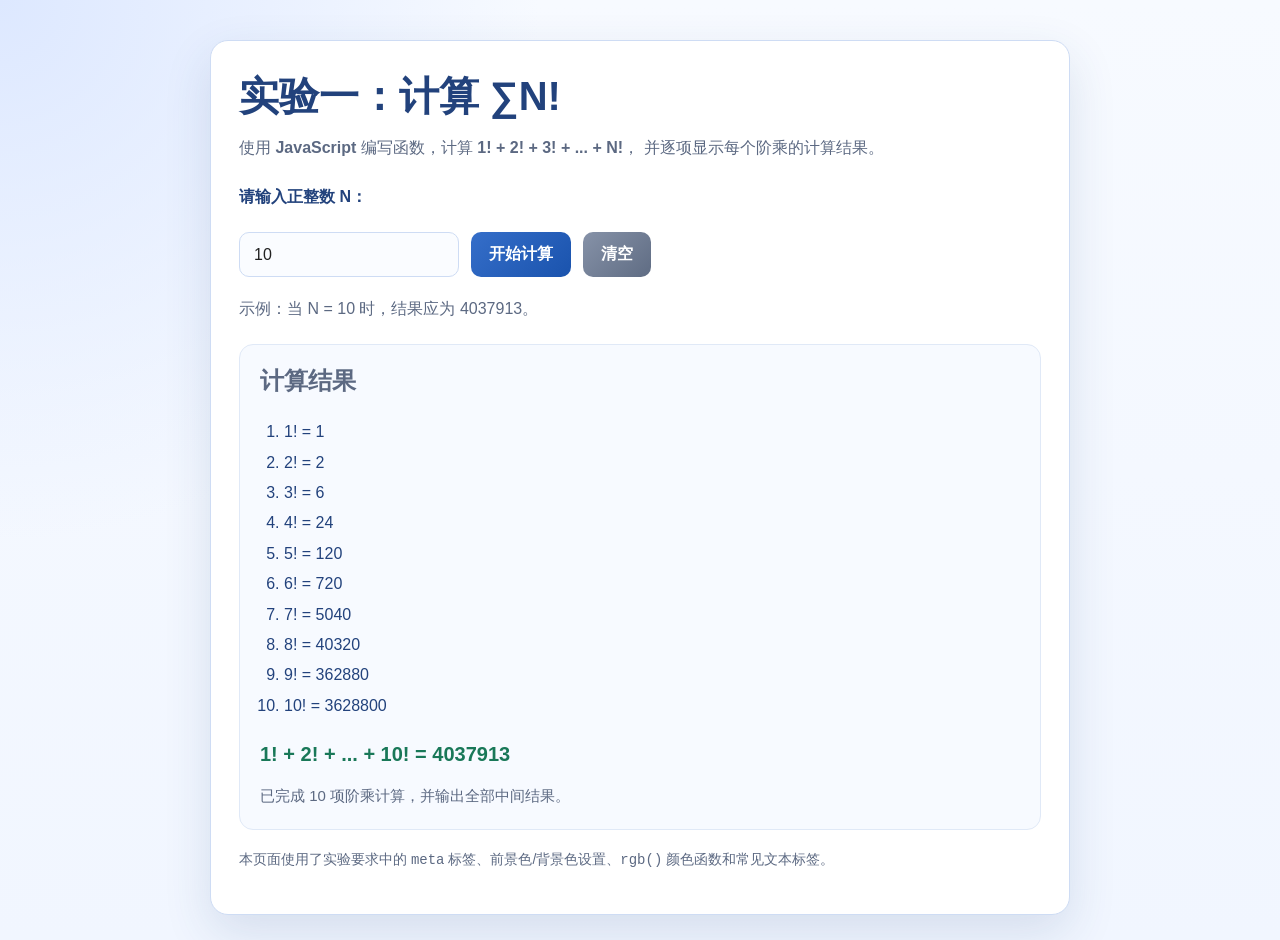
<file: index.html>
<!DOCTYPE html>
<html lang="zh-CN">
<head>
  <meta charset="UTF-8">
  <meta name="viewport" content="width=device-width, initial-scale=1.0">
  <meta name="description" content="移动互联网开发基础实验一：开发环境搭建并编写简单的 JavaScript 函数">
  <meta name="keywords" content="JavaScript, factorial, 阶乘, 实验一">
  <meta name="author" content="cuing">
  <title>实验一：计算 1! + 2! + ... + N!</title>
  <style>
    :root {
      --bg-color: rgb(241, 246, 255);
      --panel-color: rgb(255, 255, 255);
      --primary-color: rgb(34, 66, 124);
      --accent-color: rgb(53, 110, 201);
      --text-color: rgb(34, 34, 34);
      --muted-color: rgb(92, 105, 130);
      --border-color: rgb(206, 220, 244);
      --shadow-color: rgba(46, 78, 130, 0.14);
      --success-color: rgb(25, 120, 88);
    }

    * {
      box-sizing: border-box;
    }

    body {
      margin: 0;
      min-height: 100vh;
      font-family: "PingFang SC", "Hiragino Sans GB", "Microsoft YaHei", sans-serif;
      background:
        radial-gradient(circle at top left, rgb(221, 232, 255), transparent 34%),
        linear-gradient(180deg, rgb(247, 250, 255), var(--bg-color));
      color: var(--text-color);
    }

    .page {
      width: min(860px, calc(100% - 32px));
      margin: 40px auto;
    }

    .card {
      background-color: var(--panel-color);
      border: 1px solid var(--border-color);
      border-radius: 18px;
      padding: 28px;
      box-shadow: 0 18px 48px var(--shadow-color);
    }

    h1 {
      margin: 0 0 10px;
      font-size: clamp(28px, 4vw, 40px);
      color: var(--primary-color);
    }

    p {
      line-height: 1.7;
    }

    .subtitle {
      margin: 0 0 26px;
      color: var(--muted-color);
    }

    .form-row {
      display: flex;
      flex-wrap: wrap;
      gap: 12px;
      margin: 24px 0 18px;
    }

    .button-group {
      display: flex;
      flex-wrap: wrap;
      gap: 12px;
    }

    label {
      display: block;
      margin-bottom: 8px;
      font-weight: 600;
      color: var(--primary-color);
    }

    input {
      width: 220px;
      padding: 12px 14px;
      border: 1px solid var(--border-color);
      border-radius: 10px;
      font-size: 16px;
      color: var(--text-color);
      background-color: rgb(250, 252, 255);
      outline: none;
    }

    input:focus {
      border-color: var(--accent-color);
      box-shadow: 0 0 0 4px rgba(53, 110, 201, 0.14);
    }

    button {
      padding: 12px 18px;
      border: none;
      border-radius: 10px;
      background: linear-gradient(135deg, var(--accent-color), rgb(26, 83, 173));
      color: rgb(255, 255, 255);
      font-size: 16px;
      font-weight: 600;
      cursor: pointer;
      transition: transform 0.15s ease, box-shadow 0.15s ease;
    }

    button:hover {
      transform: translateY(-1px);
      box-shadow: 0 12px 24px rgba(26, 83, 173, 0.2);
    }

    .secondary-button {
      background: linear-gradient(135deg, rgb(134, 146, 168), rgb(95, 108, 131));
    }

    .hint,
    .result-title {
      color: var(--muted-color);
    }

    .result {
      margin-top: 22px;
      padding: 20px;
      border-radius: 14px;
      background-color: rgb(247, 250, 255);
      border: 1px solid rgb(224, 233, 247);
    }

    .result-title {
      margin-top: 0;
      font-weight: 700;
    }

    #steps {
      margin: 0;
      padding-left: 24px;
      line-height: 1.9;
      color: var(--primary-color);
    }

    #sum {
      margin: 16px 0 0;
      font-size: 20px;
      color: var(--success-color);
      font-weight: 700;
    }

    #status {
      margin: 12px 0 0;
      font-size: 15px;
      color: var(--muted-color);
    }

    .footer-note {
      margin-top: 18px;
      font-size: 14px;
      color: var(--muted-color);
    }

    @media (max-width: 640px) {
      .card {
        padding: 22px;
      }

      input,
      button {
        width: 100%;
      }
    }
  </style>
</head>
<body>
  <main class="page">
    <section class="card">
      <h1>实验一：计算 ∑N!</h1>
      <p class="subtitle">
        使用 <strong>JavaScript</strong> 编写函数，计算 <strong>1! + 2! + 3! + ... + N!</strong>，
        并逐项显示每个阶乘的计算结果。
      </p>

      <div>
        <label for="numberInput">请输入正整数 N：</label>
        <div class="form-row">
          <input id="numberInput" type="number" min="1" step="1" value="10" placeholder="例如 10">
          <div class="button-group">
            <button id="calcButton" type="button">开始计算</button>
            <button id="clearButton" class="secondary-button" type="button">清空</button>
          </div>
        </div>
      </div>

      <p class="hint">示例：当 N = 10 时，结果应为 4037913。</p>

      <section class="result" aria-live="polite">
        <h2 class="result-title">计算结果</h2>
        <ol id="steps"></ol>
        <p id="sum"></p>
        <p id="status"></p>
      </section>

      <p class="footer-note">
        本页面使用了实验要求中的 <code>meta</code> 标签、前景色/背景色设置、<code>rgb()</code> 颜色函数和常见文本标签。
      </p>
    </section>
  </main>

  <script>
    /**
     * 计算 1! 到 N! 的累加和。
     * @param {number} n 用户输入的正整数 N。
     * @returns {{details: string[], total: number}} 返回每一项阶乘文本和最终累加结果。
     */
    function calculateFactorialSum(n) {
      let factorial = 1;
      let total = 0;
      const details = [];

      for (let i = 1; i <= n; i += 1) {
        factorial *= i;
        total += factorial;
        details.push(`${i}! = ${factorial}`);
      }

      return { details, total };
    }

    /**
     * 读取输入框内容并将计算结果渲染到页面。
     * @returns {void} 本函数只更新页面，不返回数据。
     */
    function renderResult() {
      const input = document.getElementById("numberInput");
      const stepsElement = document.getElementById("steps");
      const sumElement = document.getElementById("sum");
      const statusElement = document.getElementById("status");
      const value = Number(input.value);

      if (!Number.isInteger(value) || value <= 0) {
        stepsElement.innerHTML = "";
        sumElement.textContent = "请输入大于 0 的正整数。";
        statusElement.textContent = "当前输入无效，无法进行阶乘累加计算。";
        return;
      }

      const result = calculateFactorialSum(value);
      stepsElement.innerHTML = result.details.map((item) => `<li>${item}</li>`).join("");
      sumElement.textContent = `1! + 2! + ... + ${value}! = ${result.total}`;
      statusElement.textContent = `已完成 ${value} 项阶乘计算，并输出全部中间结果。`;
    }

    /**
     * 清空输入框和结果区域，方便重新演示实验效果。
     * @returns {void} 本函数只负责重置页面状态。
     */
    function clearResult() {
      document.getElementById("numberInput").value = "";
      document.getElementById("steps").innerHTML = "";
      document.getElementById("sum").textContent = "";
      document.getElementById("status").textContent = "结果已清空，请重新输入正整数 N。";
    }

    document.getElementById("calcButton").addEventListener("click", renderResult);
    document.getElementById("clearButton").addEventListener("click", clearResult);
    document.getElementById("numberInput").addEventListener("keydown", (event) => {
      if (event.key === "Enter") {
        renderResult();
      }
    });

    renderResult();
  </script>
</body>
</html>
</file>
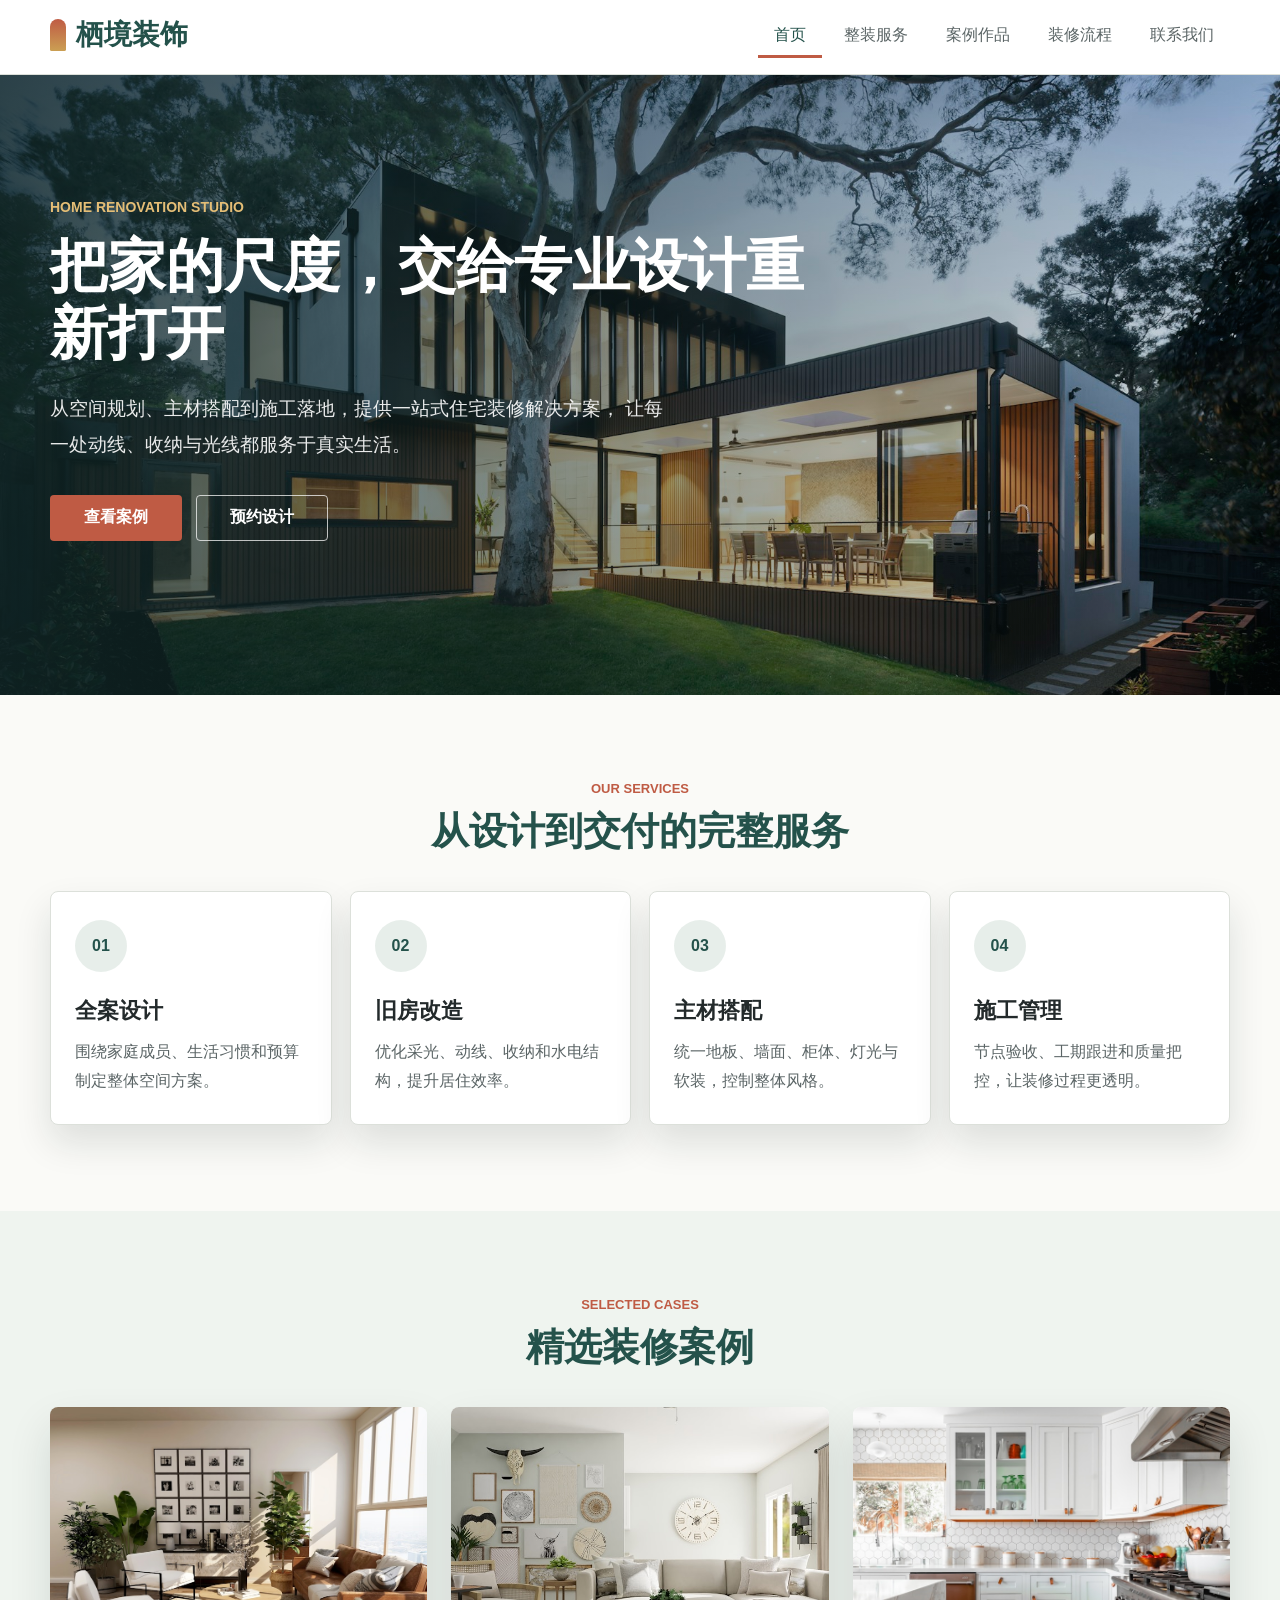
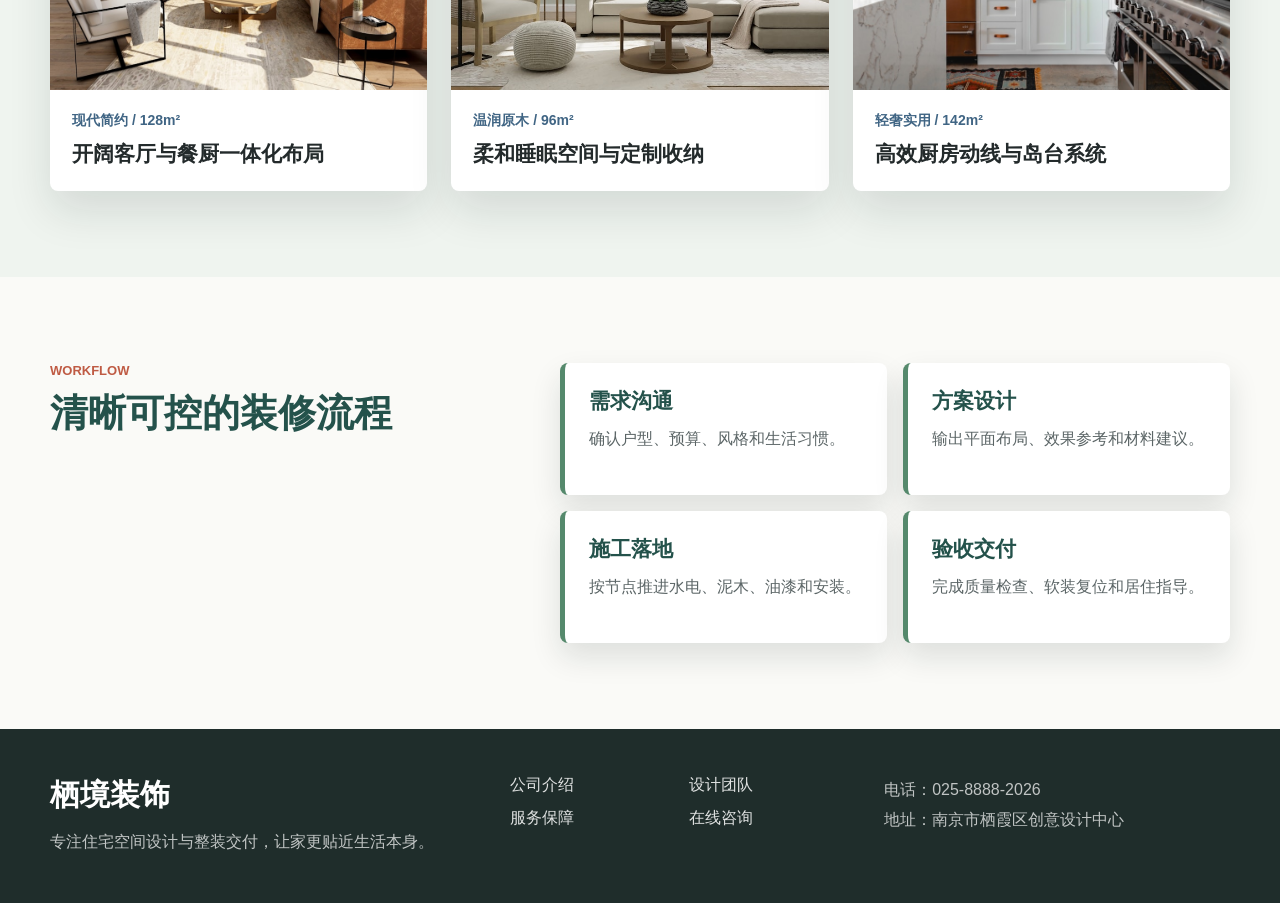
<file: 实验三/index.html>
<!DOCTYPE html>
<html lang="zh-CN">
<head>
  <meta charset="UTF-8">
  <meta name="viewport" content="width=device-width, initial-scale=1.0">
  <meta name="description" content="移动互联网开发基础实验三：装修网站首页">
  <meta name="keywords" content="装修网站, 首页设计, HTML, CSS, 网页布局">
  <meta name="author" content="张三">
  <title>栖境装饰 - 装修网站首页</title>
  <link rel="stylesheet" href="css/style.css">
</head>
<body>
  <header class="site-header">
    <div class="center header-inner">
      <h1 class="logo">
        <a href="#">栖境装饰</a>
      </h1>
      <nav class="main-nav" aria-label="主导航">
        <a class="active" href="#">首页</a>
        <a href="#services">整装服务</a>
        <a href="#cases">案例作品</a>
        <a href="#process">装修流程</a>
        <a href="#contact">联系我们</a>
      </nav>
    </div>
  </header>

  <main>
    <section class="banner">
      <div class="center banner-content">
        <p class="eyebrow">HOME RENOVATION STUDIO</p>
        <h2>把家的尺度，交给专业设计重新打开</h2>
        <p class="banner-copy">
          从空间规划、主材搭配到施工落地，提供一站式住宅装修解决方案，
          让每一处动线、收纳与光线都服务于真实生活。
        </p>
        <div class="banner-actions">
          <a class="primary-btn" href="#cases">查看案例</a>
          <a class="ghost-btn" href="#contact">预约设计</a>
        </div>
      </div>
    </section>

    <section id="services" class="section services-section">
      <div class="center">
        <div class="section-heading">
          <span>OUR SERVICES</span>
          <h2>从设计到交付的完整服务</h2>
        </div>
        <div class="service-grid">
          <article class="service-item">
            <div class="service-icon">01</div>
            <h3>全案设计</h3>
            <p>围绕家庭成员、生活习惯和预算制定整体空间方案。</p>
          </article>
          <article class="service-item">
            <div class="service-icon">02</div>
            <h3>旧房改造</h3>
            <p>优化采光、动线、收纳和水电结构，提升居住效率。</p>
          </article>
          <article class="service-item">
            <div class="service-icon">03</div>
            <h3>主材搭配</h3>
            <p>统一地板、墙面、柜体、灯光与软装，控制整体风格。</p>
          </article>
          <article class="service-item">
            <div class="service-icon">04</div>
            <h3>施工管理</h3>
            <p>节点验收、工期跟进和质量把控，让装修过程更透明。</p>
          </article>
        </div>
      </div>
    </section>

    <section id="cases" class="section cases-section">
      <div class="center">
        <div class="section-heading">
          <span>SELECTED CASES</span>
          <h2>精选装修案例</h2>
        </div>
        <div class="case-grid">
          <article class="case-card">
            <img src="img/case-living.jpg" alt="现代客厅装修案例">
            <div class="case-info">
              <p>现代简约 / 128m²</p>
              <h3>开阔客厅与餐厨一体化布局</h3>
            </div>
          </article>
          <article class="case-card">
            <img src="img/case-bedroom.jpg" alt="卧室装修案例">
            <div class="case-info">
              <p>温润原木 / 96m²</p>
              <h3>柔和睡眠空间与定制收纳</h3>
            </div>
          </article>
          <article class="case-card">
            <img src="img/case-kitchen.jpg" alt="厨房装修案例">
            <div class="case-info">
              <p>轻奢实用 / 142m²</p>
              <h3>高效厨房动线与岛台系统</h3>
            </div>
          </article>
        </div>
      </div>
    </section>

    <section id="process" class="section process-section">
      <div class="center process-inner">
        <div class="section-heading align-left">
          <span>WORKFLOW</span>
          <h2>清晰可控的装修流程</h2>
        </div>
        <ol class="process-list">
          <li>
            <strong>需求沟通</strong>
            <span>确认户型、预算、风格和生活习惯。</span>
          </li>
          <li>
            <strong>方案设计</strong>
            <span>输出平面布局、效果参考和材料建议。</span>
          </li>
          <li>
            <strong>施工落地</strong>
            <span>按节点推进水电、泥木、油漆和安装。</span>
          </li>
          <li>
            <strong>验收交付</strong>
            <span>完成质量检查、软装复位和居住指导。</span>
          </li>
        </ol>
      </div>
    </section>
  </main>

  <footer id="contact" class="footer">
    <div class="center footer-inner">
      <div>
        <h2>栖境装饰</h2>
        <p>专注住宅空间设计与整装交付，让家更贴近生活本身。</p>
      </div>
      <ul class="footer-links">
        <li><a href="#">公司介绍</a></li>
        <li><a href="#">设计团队</a></li>
        <li><a href="#">服务保障</a></li>
        <li><a href="#">在线咨询</a></li>
      </ul>
      <address>
        电话：025-8888-2026<br>
        地址：南京市栖霞区创意设计中心
      </address>
    </div>
  </footer>
</body>
</html>
</file>
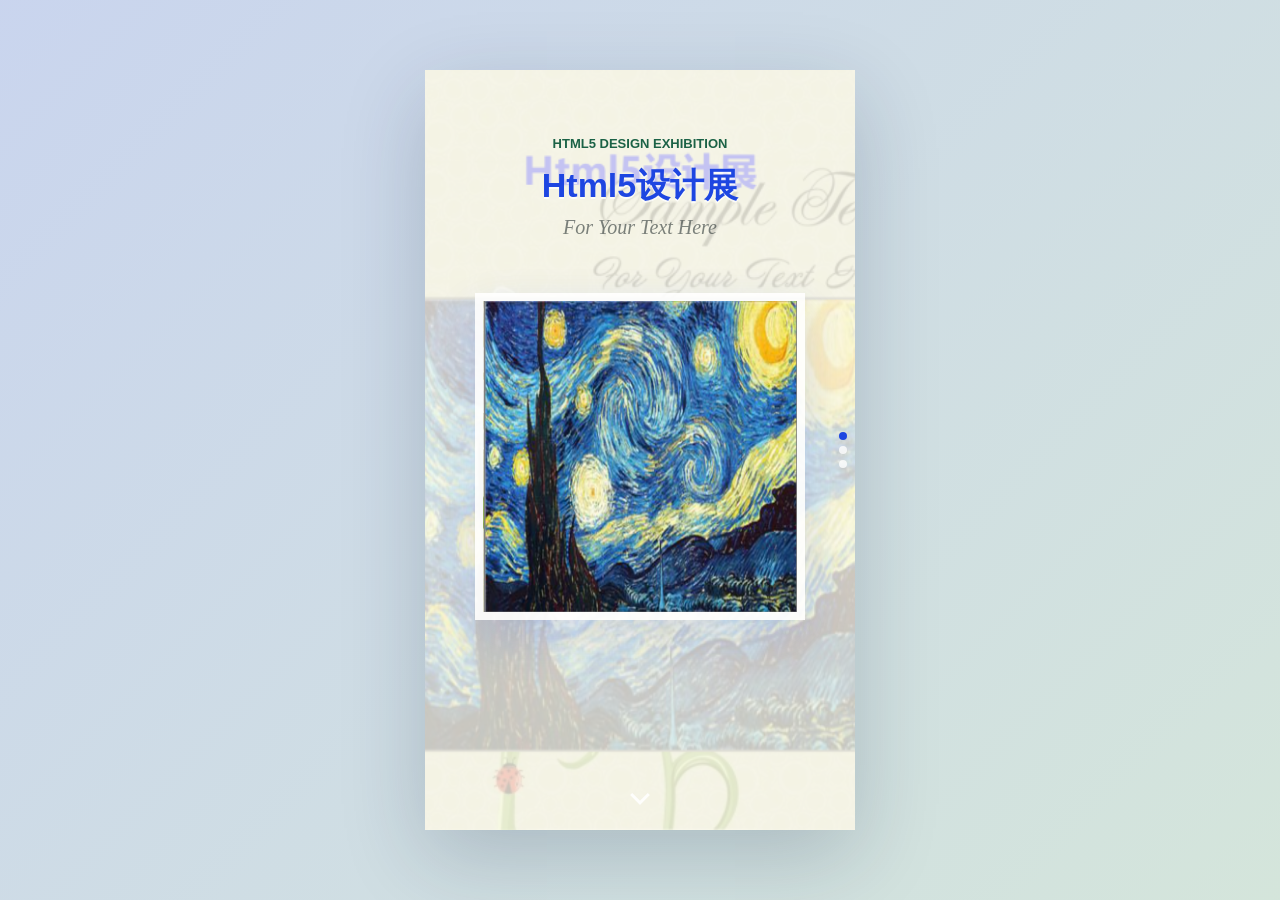
<file: 实验四/index.html>
<!DOCTYPE html>
<html lang="zh-CN">
<head>
  <meta charset="UTF-8">
  <meta name="viewport" content="width=device-width, initial-scale=1.0">
  <meta name="description" content="移动互联网开发基础实验四：Swiper H5 设计展邀请函">
  <meta name="keywords" content="Swiper, 邀请函, H5, 移动端页面">
  <meta name="author" content="张三">
  <title>Html5 设计展邀请函</title>
  <link rel="stylesheet" href="https://cdn.jsdelivr.net/npm/swiper@11/swiper-bundle.min.css">
  <link rel="stylesheet" href="css/style.css">
</head>
<body>
  <main class="phone-stage" aria-label="Html5 设计展邀请函">
    <section class="swiper invite-swiper">
      <div class="swiper-wrapper">
        <article class="swiper-slide slide slide-cover">
          <img class="slide-bg" src="img/page1-bg.png" alt="">
          <div class="cover-content">
            <p class="tag ani" data-effect="fadeInDown">HTML5 DESIGN EXHIBITION</p>
            <h1 class="title ani" swiper-animate-effect="swing" swiper-animate-duration="0.9s" swiper-animate-delay="0.2s">
              Html5设计展
            </h1>
            <p class="subtitle ani" data-effect="fadeInUp">For Your Text Here</p>
            <img class="cover-art ani" src="img/starry.png" alt="星空艺术作品" data-effect="fadeInUp">
          </div>
        </article>

        <article class="swiper-slide slide slide-intro">
          <img class="slide-bg" src="img/page2-bg.png" alt="">
          <div class="intro-card">
            <h2 class="ani" swiper-animate-effect="bounceIn" swiper-animate-duration="0.8s" swiper-animate-delay="0.2s">
              活动介绍
            </h2>
            <p class="ani" data-effect="fadeInUp">
              该活动发起者为计算机与科学学院，旨在培养程序员艺术审美，期待你的参加。
            </p>
          </div>
          <dl class="event-info ani" data-effect="fadeInUp">
            <div>
              <dt>活动地点</dt>
              <dd>紫金学院实验楼 B201</dd>
            </div>
            <div>
              <dt>活动时间</dt>
              <dd>2026年5月21日</dd>
            </div>
          </dl>
        </article>

        <article class="swiper-slide slide slide-gallery">
          <div class="gallery-content">
            <img class="pic1 ani" src="img/pic1.png" alt="设计展作品拼贴图"
                 swiper-animate-effect="zoomIn" swiper-animate-duration="0.9s" swiper-animate-delay="0.15s">
          </div>
        </article>
      </div>
      <div class="swiper-pagination"></div>
      <button class="slide-tip" type="button" aria-label="向下滑动">
        <span></span>
      </button>
    </section>
  </main>

  <script src="https://cdn.jsdelivr.net/npm/swiper@11/swiper-bundle.min.js"></script>
  <script src="js/main.js"></script>
</body>
</html>
</file>
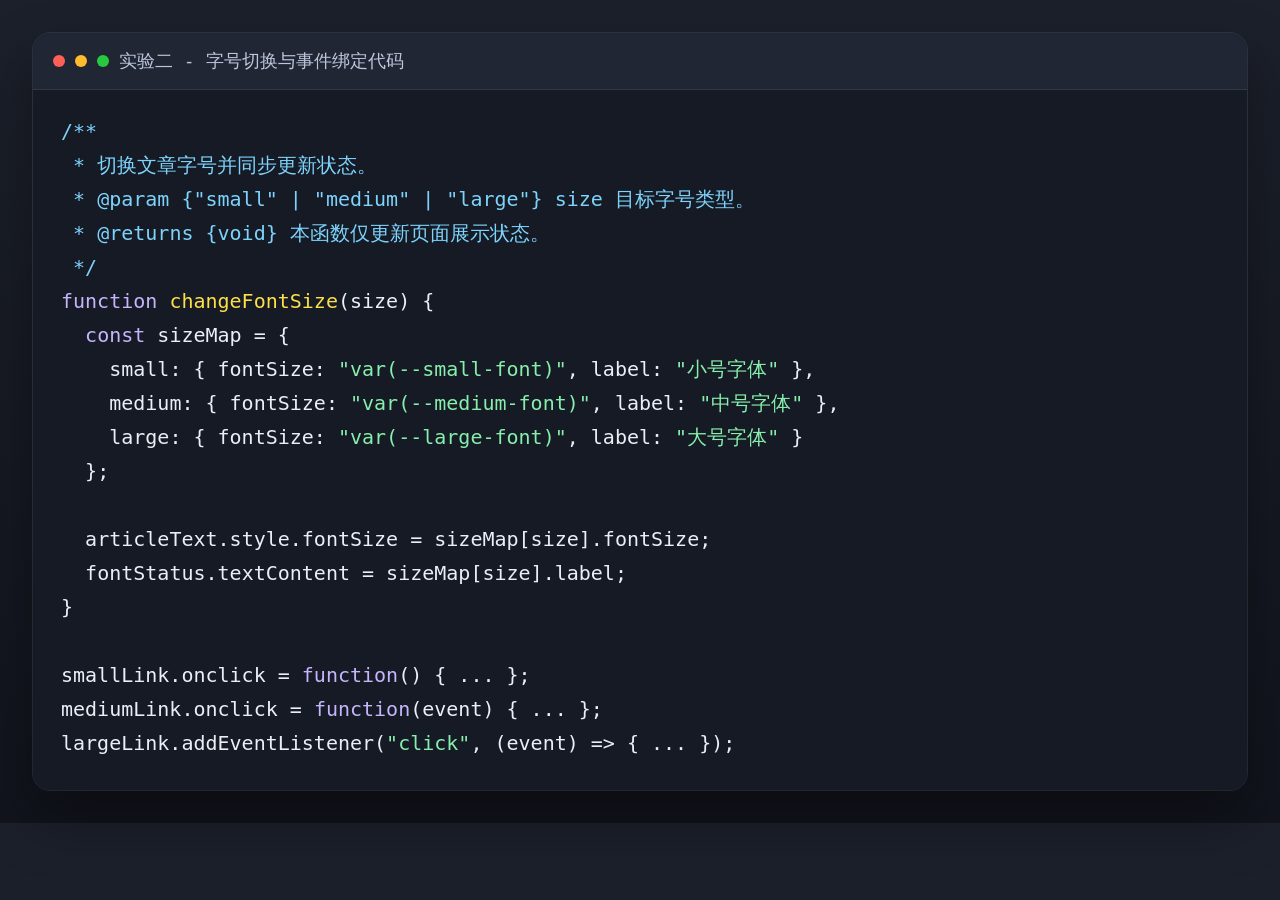
<file: report_assets/实验二/code-font-shot.html>
<!DOCTYPE html>
<html lang="zh-CN">
<head>
  <meta charset="UTF-8">
  <meta name="viewport" content="width=device-width, initial-scale=1.0">
  <title>实验二代码截图1</title>
  <style>
    body {
      margin: 0;
      padding: 32px;
      background: linear-gradient(180deg, rgb(28, 32, 43), rgb(17, 20, 28));
      font-family: "SFMono-Regular", "Menlo", "Consolas", monospace;
      color: rgb(234, 239, 247);
    }

    .frame {
      max-width: 1220px;
      margin: 0 auto;
      border-radius: 18px;
      overflow: hidden;
      box-shadow: 0 28px 56px rgba(0, 0, 0, 0.35);
      border: 1px solid rgba(255, 255, 255, 0.08);
    }

    .topbar {
      display: flex;
      align-items: center;
      gap: 10px;
      padding: 16px 20px;
      background: rgb(33, 38, 52);
      border-bottom: 1px solid rgba(255, 255, 255, 0.08);
      font-size: 18px;
      color: rgb(188, 199, 219);
    }

    .dot { width: 12px; height: 12px; border-radius: 50%; }
    .red { background: rgb(255, 95, 86); }
    .yellow { background: rgb(255, 189, 46); }
    .green { background: rgb(39, 201, 63); }

    pre {
      margin: 0;
      padding: 24px 28px 30px;
      font-size: 20px;
      line-height: 1.7;
      white-space: pre-wrap;
      background: rgb(22, 26, 36);
    }

    .comment { color: rgb(125, 211, 252); }
    .keyword { color: rgb(196, 181, 253); }
    .function { color: rgb(253, 224, 71); }
    .string { color: rgb(134, 239, 172); }
  </style>
</head>
<body>
  <section class="frame">
    <div class="topbar">
      <span class="dot red"></span>
      <span class="dot yellow"></span>
      <span class="dot green"></span>
      <span>实验二 - 字号切换与事件绑定代码</span>
    </div>
    <pre><span class="comment">/**
 * 切换文章字号并同步更新状态。
 * @param {"small" | "medium" | "large"} size 目标字号类型。
 * @returns {void} 本函数仅更新页面展示状态。
 */</span>
<span class="keyword">function</span> <span class="function">changeFontSize</span>(size) {
  <span class="keyword">const</span> sizeMap = {
    small: { fontSize: <span class="string">"var(--small-font)"</span>, label: <span class="string">"小号字体"</span> },
    medium: { fontSize: <span class="string">"var(--medium-font)"</span>, label: <span class="string">"中号字体"</span> },
    large: { fontSize: <span class="string">"var(--large-font)"</span>, label: <span class="string">"大号字体"</span> }
  };

  articleText.style.fontSize = sizeMap[size].fontSize;
  fontStatus.textContent = sizeMap[size].label;
}

smallLink.onclick = <span class="keyword">function</span>() { ... };
mediumLink.onclick = <span class="keyword">function</span>(event) { ... };
largeLink.addEventListener(<span class="string">"click"</span>, (event) =&gt; { ... });</pre>
  </section>
</body>
</html>
</file>
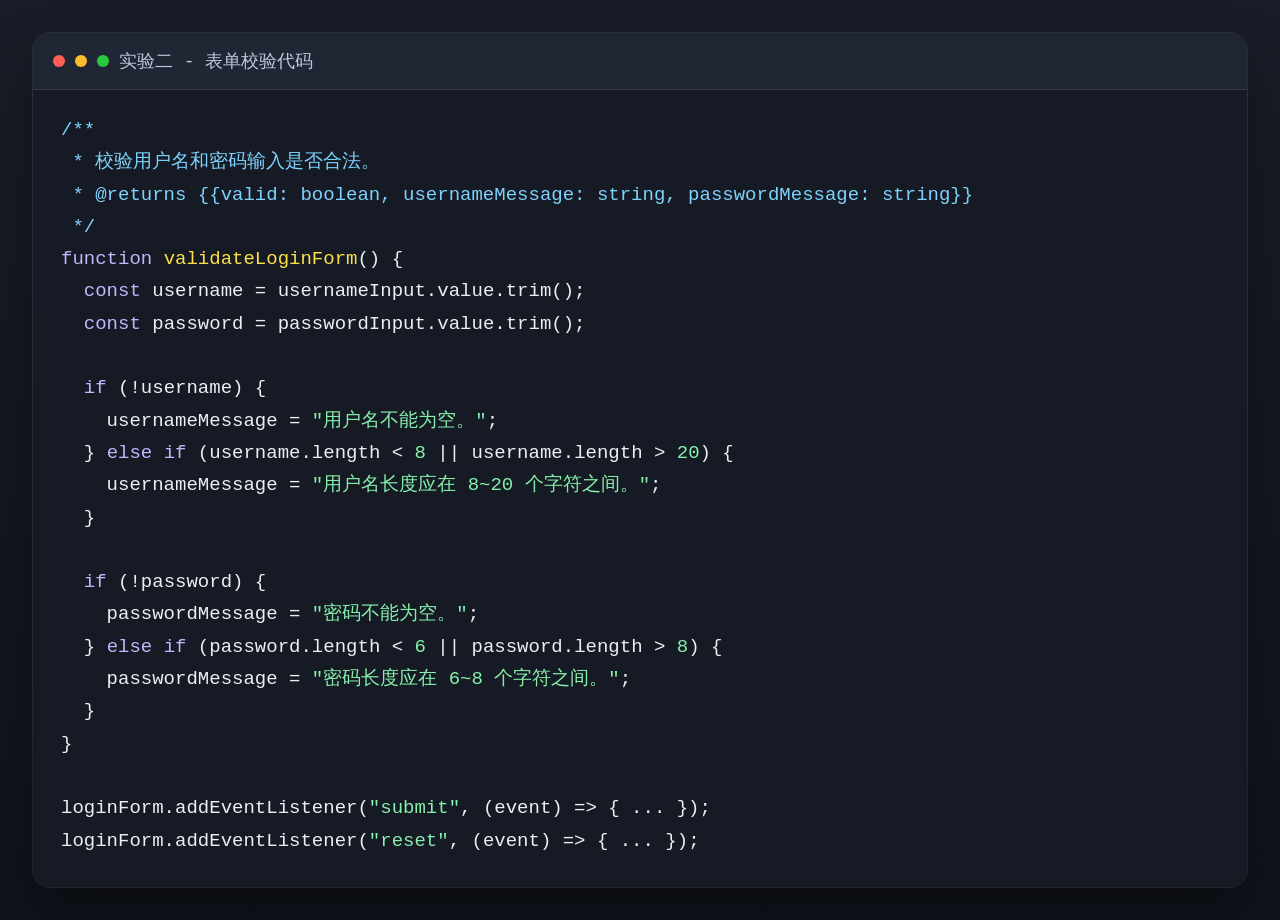
<file: report_assets/实验二/code-form-shot.html>
<!DOCTYPE html>
<html lang="zh-CN">
<head>
  <meta charset="UTF-8">
  <meta name="viewport" content="width=device-width, initial-scale=1.0">
  <title>实验二代码截图2</title>
  <style>
    body {
      margin: 0;
      padding: 32px;
      background: linear-gradient(180deg, rgb(25, 29, 40), rgb(16, 19, 27));
      font-family: "SFMono-Regular", "Menlo", "Consolas", monospace;
      color: rgb(234, 239, 247);
    }

    .frame {
      max-width: 1220px;
      margin: 0 auto;
      border-radius: 18px;
      overflow: hidden;
      box-shadow: 0 28px 56px rgba(0, 0, 0, 0.35);
      border: 1px solid rgba(255, 255, 255, 0.08);
    }

    .topbar {
      display: flex;
      align-items: center;
      gap: 10px;
      padding: 16px 20px;
      background: rgb(33, 38, 52);
      border-bottom: 1px solid rgba(255, 255, 255, 0.08);
      font-size: 18px;
      color: rgb(188, 199, 219);
    }

    .dot { width: 12px; height: 12px; border-radius: 50%; }
    .red { background: rgb(255, 95, 86); }
    .yellow { background: rgb(255, 189, 46); }
    .green { background: rgb(39, 201, 63); }

    pre {
      margin: 0;
      padding: 24px 28px 30px;
      font-size: 19px;
      line-height: 1.7;
      white-space: pre-wrap;
      background: rgb(22, 26, 36);
    }

    .comment { color: rgb(125, 211, 252); }
    .keyword { color: rgb(196, 181, 253); }
    .function { color: rgb(253, 224, 71); }
    .string { color: rgb(134, 239, 172); }
  </style>
</head>
<body>
  <section class="frame">
    <div class="topbar">
      <span class="dot red"></span>
      <span class="dot yellow"></span>
      <span class="dot green"></span>
      <span>实验二 - 表单校验代码</span>
    </div>
    <pre><span class="comment">/**
 * 校验用户名和密码输入是否合法。
 * @returns {{valid: boolean, usernameMessage: string, passwordMessage: string}}
 */</span>
<span class="keyword">function</span> <span class="function">validateLoginForm</span>() {
  <span class="keyword">const</span> username = usernameInput.value.trim();
  <span class="keyword">const</span> password = passwordInput.value.trim();

  <span class="keyword">if</span> (!username) {
    usernameMessage = <span class="string">"用户名不能为空。"</span>;
  } <span class="keyword">else if</span> (username.length &lt; <span class="string">8</span> || username.length &gt; <span class="string">20</span>) {
    usernameMessage = <span class="string">"用户名长度应在 8~20 个字符之间。"</span>;
  }

  <span class="keyword">if</span> (!password) {
    passwordMessage = <span class="string">"密码不能为空。"</span>;
  } <span class="keyword">else if</span> (password.length &lt; <span class="string">6</span> || password.length &gt; <span class="string">8</span>) {
    passwordMessage = <span class="string">"密码长度应在 6~8 个字符之间。"</span>;
  }
}

loginForm.addEventListener(<span class="string">"submit"</span>, (event) =&gt; { ... });
loginForm.addEventListener(<span class="string">"reset"</span>, (event) =&gt; { ... });</pre>
  </section>
</body>
</html>
</file>
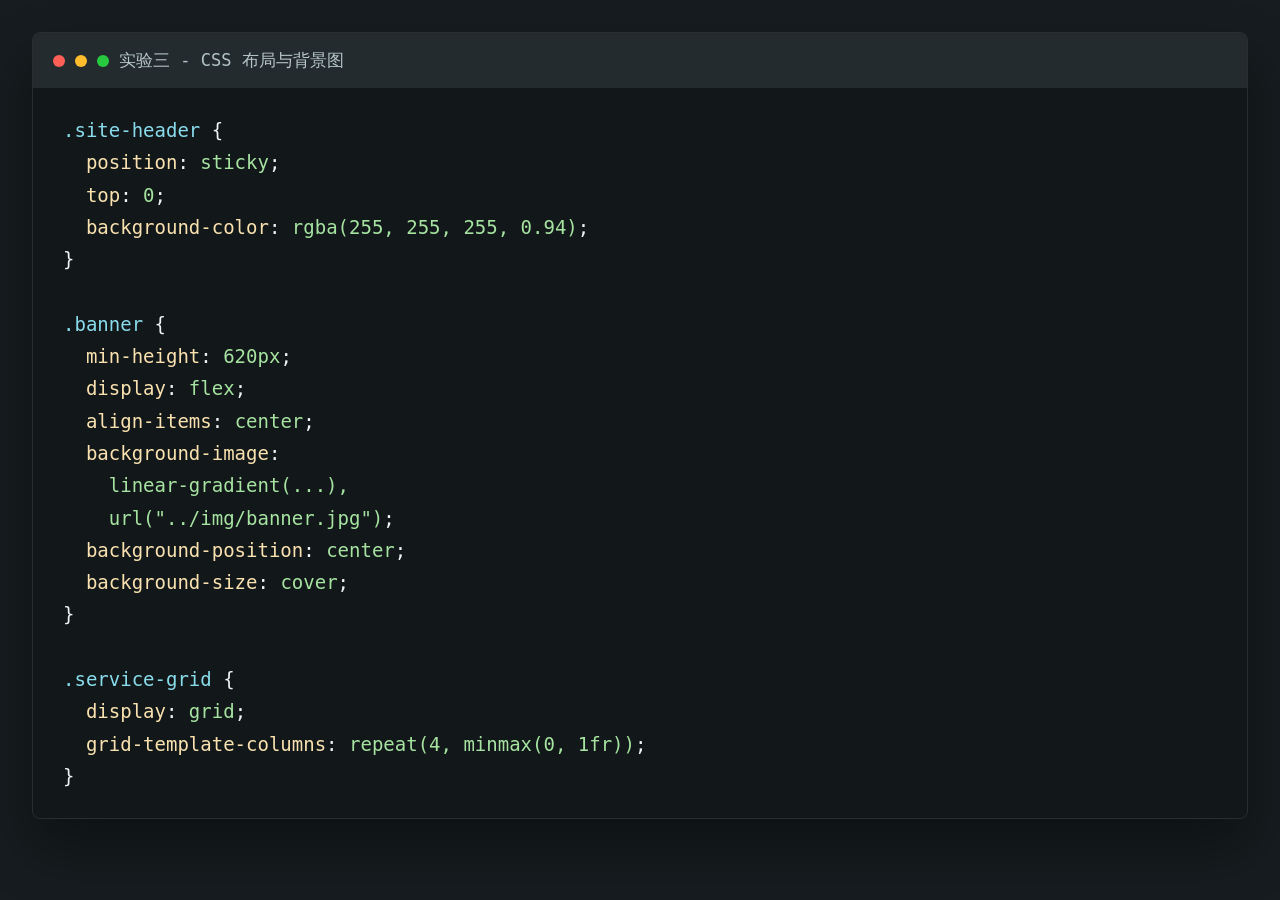
<file: 实验三/实验素材/code-css-shot.html>
<!DOCTYPE html>
<html lang="zh-CN">
<head>
  <meta charset="UTF-8">
  <meta name="viewport" content="width=device-width, initial-scale=1.0">
  <title>实验三 CSS 代码截图</title>
  <style>
    body {
      margin: 0;
      padding: 32px;
      background: rgb(22, 28, 31);
      font-family: "SFMono-Regular", "Menlo", "Consolas", monospace;
      color: rgb(238, 243, 244);
    }

    .frame {
      max-width: 1220px;
      margin: 0 auto;
      border: 1px solid rgba(255, 255, 255, 0.08);
      border-radius: 8px;
      overflow: hidden;
      box-shadow: 0 28px 56px rgba(0, 0, 0, 0.36);
    }

    .topbar {
      display: flex;
      align-items: center;
      gap: 10px;
      padding: 16px 20px;
      background: rgb(35, 43, 47);
      color: rgb(181, 196, 199);
      font-size: 17px;
    }

    .dot {
      width: 12px;
      height: 12px;
      border-radius: 50%;
    }

    .red { background: rgb(255, 95, 86); }
    .yellow { background: rgb(255, 189, 46); }
    .green { background: rgb(39, 201, 63); }

    pre {
      margin: 0;
      padding: 26px 30px;
      background: rgb(18, 23, 26);
      font-size: 19px;
      line-height: 1.7;
      white-space: pre-wrap;
    }

    .selector { color: rgb(137, 220, 235); }
    .prop { color: rgb(249, 226, 175); }
    .value { color: rgb(166, 227, 161); }
  </style>
</head>
<body>
  <section class="frame">
    <div class="topbar">
      <span class="dot red"></span>
      <span class="dot yellow"></span>
      <span class="dot green"></span>
      <span>实验三 - CSS 布局与背景图</span>
    </div>
    <pre><span class="selector">.site-header</span> {
  <span class="prop">position</span>: <span class="value">sticky</span>;
  <span class="prop">top</span>: <span class="value">0</span>;
  <span class="prop">background-color</span>: <span class="value">rgba(255, 255, 255, 0.94)</span>;
}

<span class="selector">.banner</span> {
  <span class="prop">min-height</span>: <span class="value">620px</span>;
  <span class="prop">display</span>: <span class="value">flex</span>;
  <span class="prop">align-items</span>: <span class="value">center</span>;
  <span class="prop">background-image</span>:
    <span class="value">linear-gradient(...),
    url("../img/banner.jpg")</span>;
  <span class="prop">background-position</span>: <span class="value">center</span>;
  <span class="prop">background-size</span>: <span class="value">cover</span>;
}

<span class="selector">.service-grid</span> {
  <span class="prop">display</span>: <span class="value">grid</span>;
  <span class="prop">grid-template-columns</span>: <span class="value">repeat(4, minmax(0, 1fr))</span>;
}</pre>
  </section>
</body>
</html>
</file>
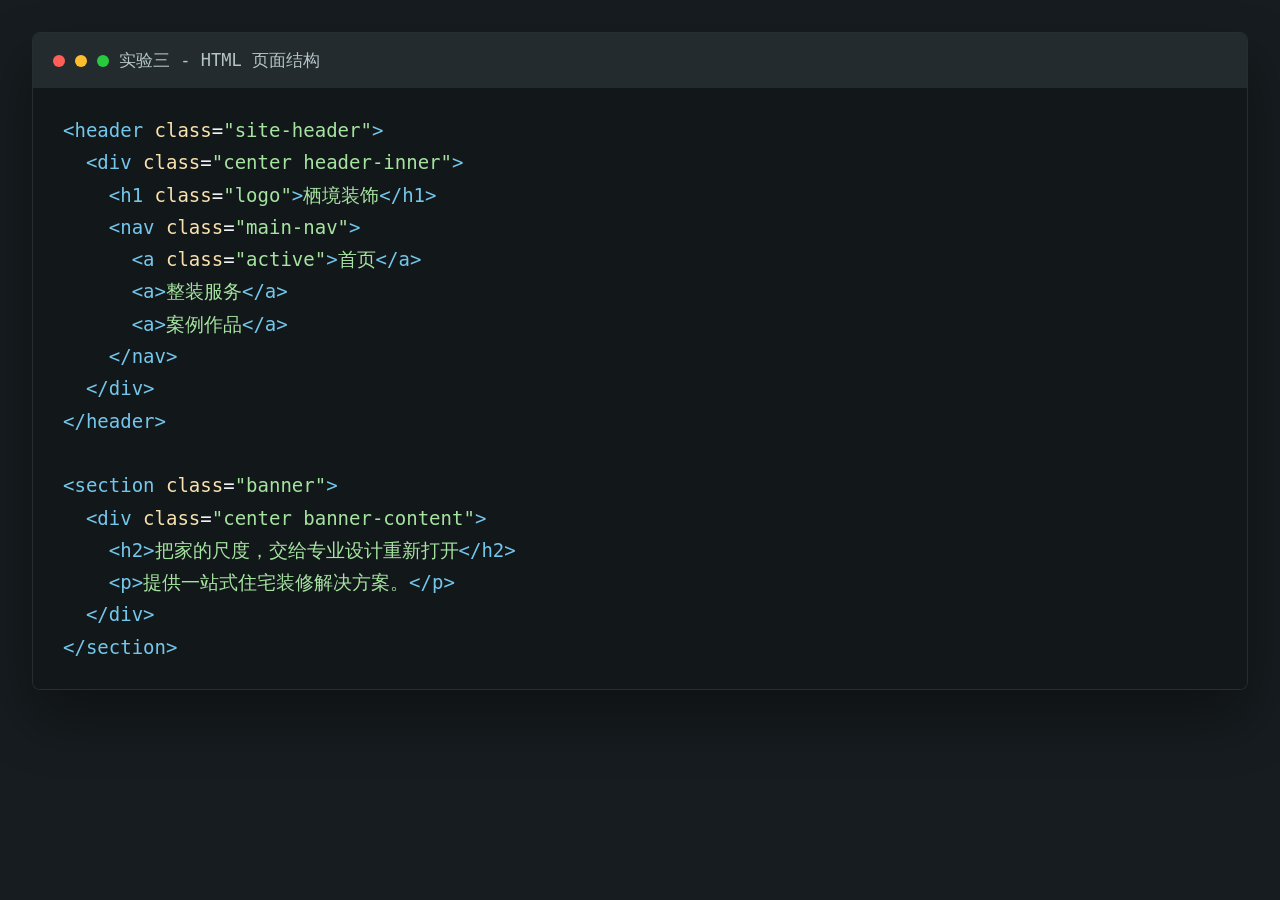
<file: 实验三/实验素材/code-html-shot.html>
<!DOCTYPE html>
<html lang="zh-CN">
<head>
  <meta charset="UTF-8">
  <meta name="viewport" content="width=device-width, initial-scale=1.0">
  <title>实验三 HTML 代码截图</title>
  <style>
    body {
      margin: 0;
      padding: 32px;
      background: rgb(22, 28, 31);
      font-family: "SFMono-Regular", "Menlo", "Consolas", monospace;
      color: rgb(238, 243, 244);
    }

    .frame {
      max-width: 1220px;
      margin: 0 auto;
      border: 1px solid rgba(255, 255, 255, 0.08);
      border-radius: 8px;
      overflow: hidden;
      box-shadow: 0 28px 56px rgba(0, 0, 0, 0.36);
    }

    .topbar {
      display: flex;
      align-items: center;
      gap: 10px;
      padding: 16px 20px;
      background: rgb(35, 43, 47);
      color: rgb(181, 196, 199);
      font-size: 17px;
    }

    .dot {
      width: 12px;
      height: 12px;
      border-radius: 50%;
    }

    .red { background: rgb(255, 95, 86); }
    .yellow { background: rgb(255, 189, 46); }
    .green { background: rgb(39, 201, 63); }

    pre {
      margin: 0;
      padding: 26px 30px;
      background: rgb(18, 23, 26);
      font-size: 19px;
      line-height: 1.7;
      white-space: pre-wrap;
    }

    .tag { color: rgb(116, 199, 236); }
    .attr { color: rgb(249, 226, 175); }
    .text { color: rgb(166, 227, 161); }
  </style>
</head>
<body>
  <section class="frame">
    <div class="topbar">
      <span class="dot red"></span>
      <span class="dot yellow"></span>
      <span class="dot green"></span>
      <span>实验三 - HTML 页面结构</span>
    </div>
    <pre><span class="tag">&lt;header</span> <span class="attr">class</span>=<span class="text">"site-header"</span><span class="tag">&gt;</span>
  <span class="tag">&lt;div</span> <span class="attr">class</span>=<span class="text">"center header-inner"</span><span class="tag">&gt;</span>
    <span class="tag">&lt;h1</span> <span class="attr">class</span>=<span class="text">"logo"</span><span class="tag">&gt;</span><span class="text">栖境装饰</span><span class="tag">&lt;/h1&gt;</span>
    <span class="tag">&lt;nav</span> <span class="attr">class</span>=<span class="text">"main-nav"</span><span class="tag">&gt;</span>
      <span class="tag">&lt;a</span> <span class="attr">class</span>=<span class="text">"active"</span><span class="tag">&gt;</span><span class="text">首页</span><span class="tag">&lt;/a&gt;</span>
      <span class="tag">&lt;a&gt;</span><span class="text">整装服务</span><span class="tag">&lt;/a&gt;</span>
      <span class="tag">&lt;a&gt;</span><span class="text">案例作品</span><span class="tag">&lt;/a&gt;</span>
    <span class="tag">&lt;/nav&gt;</span>
  <span class="tag">&lt;/div&gt;</span>
<span class="tag">&lt;/header&gt;</span>

<span class="tag">&lt;section</span> <span class="attr">class</span>=<span class="text">"banner"</span><span class="tag">&gt;</span>
  <span class="tag">&lt;div</span> <span class="attr">class</span>=<span class="text">"center banner-content"</span><span class="tag">&gt;</span>
    <span class="tag">&lt;h2&gt;</span><span class="text">把家的尺度，交给专业设计重新打开</span><span class="tag">&lt;/h2&gt;</span>
    <span class="tag">&lt;p&gt;</span><span class="text">提供一站式住宅装修解决方案。</span><span class="tag">&lt;/p&gt;</span>
  <span class="tag">&lt;/div&gt;</span>
<span class="tag">&lt;/section&gt;</span></pre>
  </section>
</body>
</html>
</file>
<file: 实验三/css/style.css>
:root {
  --ink: rgb(35, 42, 43);
  --muted: rgb(91, 101, 102);
  --surface: rgb(250, 250, 247);
  --line: rgb(220, 224, 218);
  --forest: rgb(36, 82, 75);
  --leaf: rgb(85, 137, 108);
  --clay: rgb(191, 91, 68);
  --blue: rgb(64, 101, 132);
  --gold: rgb(203, 159, 83);
  --white: rgb(255, 255, 255);
  --shadow: rgba(20, 32, 32, 0.12);
}

* {
  box-sizing: border-box;
}

html {
  scroll-behavior: smooth;
}

body {
  margin: 0;
  font-family: "PingFang SC", "Hiragino Sans GB", "Microsoft YaHei", sans-serif;
  color: var(--ink);
  background-color: var(--surface);
  overflow-x: hidden;
}

a {
  color: inherit;
  text-decoration: none;
}

img {
  display: block;
  width: 100%;
}

.center {
  width: min(1180px, calc(100% - 40px));
  margin: 0 auto;
}

.site-header {
  position: sticky;
  top: 0;
  z-index: 10;
  background-color: rgba(255, 255, 255, 0.94);
  border-bottom: 1px solid var(--line);
  backdrop-filter: blur(16px);
}

.header-inner {
  height: 74px;
  display: flex;
  align-items: center;
  justify-content: space-between;
  gap: 28px;
}

.logo {
  margin: 0;
  font-size: 28px;
  color: var(--forest);
  white-space: nowrap;
}

.logo a {
  display: inline-flex;
  align-items: center;
  gap: 10px;
}

.logo a::before {
  content: "";
  width: 16px;
  height: 32px;
  border-radius: 20px 20px 4px 4px;
  background: linear-gradient(180deg, var(--clay), var(--gold));
}

.main-nav {
  display: flex;
  align-items: center;
  gap: 6px;
  overflow-x: auto;
}

.main-nav a {
  height: 42px;
  display: inline-flex;
  align-items: center;
  padding: 0 16px;
  border-bottom: 3px solid transparent;
  color: var(--muted);
  font-size: 16px;
  white-space: nowrap;
}

.main-nav a:hover,
.main-nav a.active {
  color: var(--forest);
  border-bottom-color: var(--clay);
}

.banner {
  min-height: 620px;
  display: flex;
  align-items: center;
  background-image:
    linear-gradient(90deg, rgba(17, 39, 39, 0.82), rgba(17, 39, 39, 0.45), rgba(17, 39, 39, 0.12)),
    url("../img/banner.jpg");
  background-repeat: no-repeat;
  background-position: center;
  background-size: cover;
}

.banner-content {
  color: var(--white);
  padding: 80px 0 110px;
}

.eyebrow {
  margin: 0 0 18px;
  color: rgb(229, 190, 118);
  font-size: 14px;
  font-weight: 700;
}

.banner h2 {
  max-width: 780px;
  margin: 0;
  font-size: 58px;
  line-height: 1.15;
  font-weight: 800;
  overflow-wrap: anywhere;
}

.banner-copy {
  max-width: 630px;
  margin: 24px 0 32px;
  font-size: 19px;
  line-height: 1.9;
  color: rgba(255, 255, 255, 0.9);
}

.banner-actions {
  display: flex;
  flex-wrap: wrap;
  gap: 14px;
}

.primary-btn,
.ghost-btn {
  min-width: 132px;
  height: 46px;
  display: inline-flex;
  align-items: center;
  justify-content: center;
  border-radius: 4px;
  font-weight: 700;
}

.primary-btn {
  background-color: var(--clay);
  color: var(--white);
}

.ghost-btn {
  border: 1px solid rgba(255, 255, 255, 0.72);
  color: var(--white);
}

.section {
  padding: 86px 0;
}

.section-heading {
  margin-bottom: 34px;
  text-align: center;
}

.section-heading.align-left {
  text-align: left;
  margin-bottom: 0;
}

.section-heading span {
  display: block;
  margin-bottom: 10px;
  color: var(--clay);
  font-size: 13px;
  font-weight: 800;
}

.section-heading h2 {
  margin: 0;
  font-size: 38px;
  color: var(--forest);
  overflow-wrap: anywhere;
}

.service-grid {
  display: grid;
  grid-template-columns: repeat(4, minmax(0, 1fr));
  gap: 18px;
}

.service-item {
  min-height: 210px;
  padding: 28px 24px;
  background-color: var(--white);
  border: 1px solid var(--line);
  border-radius: 8px;
  box-shadow: 0 18px 36px var(--shadow);
}

.service-icon {
  width: 52px;
  height: 52px;
  display: grid;
  place-items: center;
  margin-bottom: 24px;
  border-radius: 50%;
  background-color: rgba(85, 137, 108, 0.14);
  color: var(--forest);
  font-weight: 800;
}

.service-item h3 {
  margin: 0 0 12px;
  font-size: 22px;
}

.service-item p,
.footer p,
.process-list span {
  margin: 0;
  color: var(--muted);
  line-height: 1.8;
}

.cases-section {
  background-color: rgb(239, 244, 239);
}

.case-grid {
  display: grid;
  grid-template-columns: repeat(3, minmax(0, 1fr));
  gap: 24px;
}

.case-card {
  overflow: hidden;
  border-radius: 8px;
  background-color: var(--white);
  box-shadow: 0 20px 44px var(--shadow);
}

.case-card img {
  aspect-ratio: 4 / 3;
  object-fit: cover;
}

.case-info {
  padding: 22px;
}

.case-info p {
  margin: 0 0 8px;
  color: var(--blue);
  font-size: 14px;
  font-weight: 700;
}

.case-info h3 {
  margin: 0;
  font-size: 21px;
  line-height: 1.5;
}

.process-section {
  background-color: var(--surface);
}

.process-inner {
  display: grid;
  grid-template-columns: 0.82fr 1.18fr;
  gap: 44px;
  align-items: start;
}

.process-list {
  display: grid;
  grid-template-columns: repeat(2, minmax(0, 1fr));
  gap: 16px;
  margin: 0;
  padding: 0;
  list-style: none;
}

.process-list li {
  min-height: 132px;
  padding: 24px;
  border-left: 5px solid var(--leaf);
  background-color: var(--white);
  border-radius: 8px;
  box-shadow: 0 14px 30px var(--shadow);
}

.process-list strong {
  display: block;
  margin-bottom: 10px;
  color: var(--forest);
  font-size: 21px;
}

.footer {
  padding: 46px 0;
  color: rgba(255, 255, 255, 0.86);
  background-color: rgb(31, 45, 43);
}

.footer-inner {
  display: grid;
  grid-template-columns: 1.25fr 1fr 1fr;
  gap: 28px;
  align-items: start;
}

.footer h2 {
  margin: 0 0 12px;
  color: var(--white);
  font-size: 30px;
}

.footer p,
.footer address {
  color: rgba(255, 255, 255, 0.72);
}

.footer address {
  font-style: normal;
  line-height: 1.9;
}

.footer-links {
  display: grid;
  grid-template-columns: repeat(2, minmax(0, 1fr));
  gap: 12px;
  margin: 0;
  padding: 0;
  list-style: none;
}

.footer-links a:hover {
  color: rgb(229, 190, 118);
}

@media (max-width: 900px) {
  .header-inner {
    height: auto;
    padding: 16px 0;
    align-items: flex-start;
    flex-direction: column;
  }

  .banner {
    min-height: 560px;
  }

  .banner h2 {
    font-size: 42px;
  }

  .service-grid,
  .case-grid,
  .process-inner,
  .footer-inner {
    grid-template-columns: 1fr;
  }

  .process-list {
    grid-template-columns: 1fr;
  }
}

@media (max-width: 560px) {
  .center {
    width: calc(100vw - 24px);
    max-width: calc(100vw - 24px);
  }

  .banner-content,
  .section-heading,
  .service-item,
  .case-info {
    max-width: calc(100vw - 24px);
  }

  .banner h2 {
    max-width: 10.5em;
    inline-size: auto;
    font-size: 30px;
    line-height: 1.25;
    word-break: break-all;
  }

  .banner-copy {
    max-width: 18em;
    inline-size: auto;
    font-size: 17px;
    word-break: break-all;
  }

  .section {
    padding: 60px 0;
  }

  .section-heading h2 {
    max-width: 9em;
    inline-size: auto;
    margin-left: auto;
    margin-right: auto;
    font-size: 30px;
    word-break: break-all;
  }

  .service-item p,
  .case-info h3 {
    max-width: 14em;
    font-size: 15px;
    word-break: break-all;
  }
}
</file>
<file: 实验四/css/style.css>
:root {
  --ink: rgb(31, 37, 42);
  --blue: rgb(30, 70, 225);
  --green: rgb(18, 120, 59);
  --paper: rgb(252, 250, 239);
  --shadow: rgba(18, 36, 66, 0.2);
  --white: rgb(255, 255, 255);
}

* {
  box-sizing: border-box;
}

html,
body {
  width: 100%;
  height: 100%;
  margin: 0;
}

body {
  min-height: 100vh;
  display: grid;
  place-items: center;
  overflow: hidden;
  color: var(--ink);
  background:
    linear-gradient(135deg, rgba(30, 70, 225, 0.18), rgba(18, 120, 59, 0.12)),
    rgb(239, 244, 241);
  font-family: "PingFang SC", "Hiragino Sans GB", "Microsoft YaHei", sans-serif;
}

.phone-stage {
  width: min(100vw, 430px);
  height: min(100vh, 760px);
  min-height: 560px;
  background-color: var(--paper);
  box-shadow: 0 26px 80px var(--shadow);
  overflow: hidden;
  position: relative;
}

.invite-swiper,
.swiper-wrapper,
.swiper-slide {
  width: 100%;
  height: 100%;
}

.slide {
  position: relative;
  overflow: hidden;
  background-color: var(--paper);
}

.slide-bg {
  position: absolute;
  inset: 0;
  width: 100%;
  height: 100%;
  object-fit: cover;
}

.slide-cover .slide-bg,
.slide-intro .slide-bg {
  opacity: 0.22;
}

.cover-content {
  position: relative;
  z-index: 2;
  padding: 66px 28px 0;
  text-align: center;
}

.tag {
  margin: 0 0 14px;
  color: rgb(27, 98, 70);
  font-size: 13px;
  font-weight: 800;
}

.title {
  margin: 0;
  color: var(--blue);
  font-size: 34px;
  line-height: 1.2;
  font-weight: 900;
  text-shadow: 0 2px 0 rgba(255, 255, 255, 0.75);
}

.subtitle {
  margin: 10px 0 0;
  font-family: Georgia, "Times New Roman", serif;
  color: rgba(34, 45, 45, 0.58);
  font-size: 20px;
  font-style: italic;
}

.cover-art {
  width: min(82vw, 330px);
  margin: 54px auto 0;
  border: 8px solid rgba(255, 255, 255, 0.88);
  box-shadow: 0 18px 42px rgba(30, 70, 225, 0.16);
}

.intro-card {
  position: relative;
  z-index: 2;
  padding: 92px 28px 0;
}

.intro-card h2 {
  margin: 0 0 72px;
  text-align: center;
  color: var(--blue);
  font-size: 28px;
  font-weight: 900;
}

.intro-card p {
  max-width: 330px;
  margin: 0 auto;
  padding: 22px 20px;
  background-color: rgba(255, 255, 255, 0.72);
  border-left: 5px solid rgba(30, 70, 225, 0.76);
  font-size: 18px;
  line-height: 1.75;
  font-weight: 700;
}

.event-info {
  position: absolute;
  left: 90px;
  right: 34px;
  bottom: 72px;
  z-index: 2;
  margin: 0;
  display: grid;
  gap: 8px;
  font-size: 13px;
}

.event-info div {
  display: grid;
  grid-template-columns: 64px 1fr;
  gap: 4px;
}

.event-info dt {
  font-weight: 800;
}

.event-info dd {
  margin: 0;
}

.slide-gallery {
  background-color: rgb(24, 122, 57);
}

.gallery-content {
  position: relative;
  z-index: 2;
  height: 100%;
  padding: 0;
  display: flex;
  flex-direction: column;
  align-items: center;
  justify-content: center;
}

.pic1 {
  width: 100%;
  height: 100%;
  object-fit: contain;
  filter: none;
}

.swiper-pagination-bullet {
  width: 8px;
  height: 8px;
  background: rgba(255, 255, 255, 0.78);
  opacity: 1;
}

.swiper-pagination-bullet-active {
  background: var(--blue);
}

.slide-tip {
  position: absolute;
  left: 50%;
  bottom: 18px;
  z-index: 5;
  width: 34px;
  height: 34px;
  display: grid;
  place-items: center;
  padding: 0;
  border: 0;
  background: transparent;
  transform: translateX(-50%);
}

.slide-tip span {
  width: 14px;
  height: 14px;
  border-right: 3px solid rgba(255, 255, 255, 0.86);
  border-bottom: 3px solid rgba(255, 255, 255, 0.86);
  transform: rotate(45deg);
  animation: tipMove 1.4s infinite;
}

.ani {
  opacity: 0;
}

.swiper-slide-active .animated {
  opacity: 1;
}

.effect-swing {
  animation-name: swing;
  transform-origin: top center;
}

.effect-bounceIn {
  animation-name: bounceIn;
}

.effect-zoomIn {
  animation-name: zoomIn;
}

.effect-fadeInUp {
  animation-name: fadeInUp;
}

.effect-fadeInDown {
  animation-name: fadeInDown;
}

@keyframes swing {
  20% { transform: rotate(12deg); }
  40% { transform: rotate(-9deg); }
  60% { transform: rotate(6deg); }
  80% { transform: rotate(-4deg); }
  100% { transform: rotate(0deg); }
}

@keyframes bounceIn {
  0% { opacity: 0; transform: scale(0.3); }
  50% { opacity: 1; transform: scale(1.08); }
  70% { transform: scale(0.94); }
  100% { opacity: 1; transform: scale(1); }
}

@keyframes zoomIn {
  0% { opacity: 0; transform: scale(0.2); }
  100% { opacity: 1; transform: scale(1); }
}

@keyframes fadeInUp {
  0% { opacity: 0; transform: translateY(28px); }
  100% { opacity: 1; transform: translateY(0); }
}

@keyframes fadeInDown {
  0% { opacity: 0; transform: translateY(-24px); }
  100% { opacity: 1; transform: translateY(0); }
}

@keyframes tipMove {
  0% { opacity: 0; transform: translateY(-6px) rotate(45deg); }
  50% { opacity: 1; }
  100% { opacity: 0; transform: translateY(8px) rotate(45deg); }
}

@media (max-width: 520px) {
  .phone-stage {
    width: 100vw;
    height: 100vh;
    min-height: 100vh;
    box-shadow: none;
  }

  .title {
    font-size: 32px;
  }

  .intro-card p {
    font-size: 17px;
  }
}
</file>
